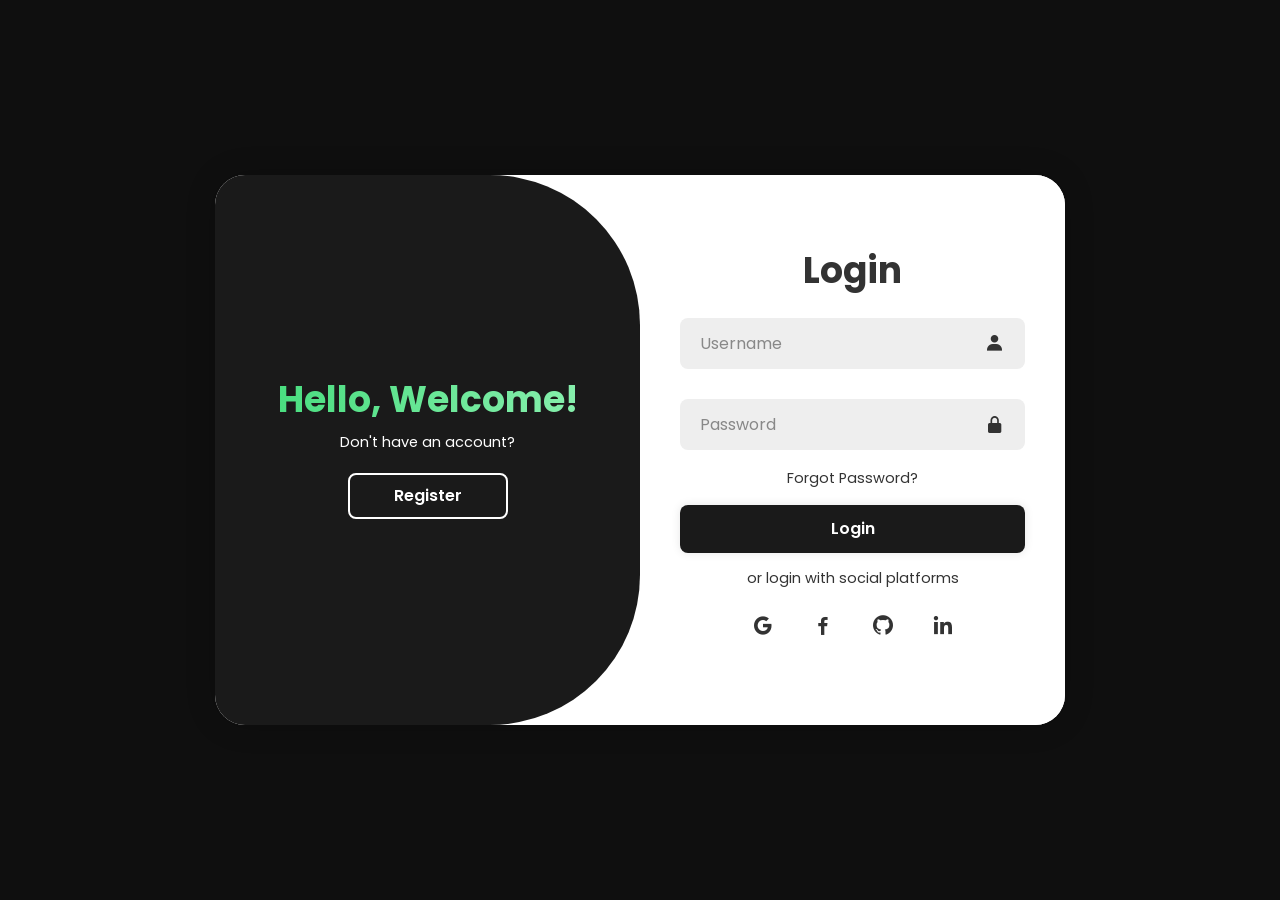
<file: Landing Page/Login Page/index.html>
<!DOCTYPE html>
<html lang="en">
<head>
    <meta charset="UTF-8">
    <meta name="viewport" content="width=device-width, initial-scale=1.0">
    <title>Login/Signup Form</title>
    <link rel="stylesheet" href="style.css">
    <link href='https://unpkg.com/boxicons@2.1.4/css/boxicons.min.css' rel='stylesheet'>
</head>
  <body>

    <!-- credits to the writter @leonam-silva-de-souza -->
      <div class="container">
          <div class="form-box login">
              <form action="#">
                  <h1>Login</h1>
                  <div class="input-box">
                      <input type="text" placeholder="Username" required>
                      <i class='bx bxs-user'></i>
                  </div>
                  <div class="input-box">
                      <input type="password" placeholder="Password" required>
                      <i class='bx bxs-lock-alt' ></i>
                  </div>
                  <div class="forgot-link">
                      <a href="#">Forgot Password?</a>
                  </div>
                  <button type="submit" class="btn">Login</button>
                  <p>or login with social platforms</p>
                  <div class="social-icons">
                      <a href="#"><i class='bx bxl-google' ></i></a>
                      <a href="#"><i class='bx bxl-facebook' ></i></a>
                      <a href="#"><i class='bx bxl-github' ></i></a>
                      <a href="#"><i class='bx bxl-linkedin' ></i></a>
                  </div>
              </form>
          </div>

          <div class="form-box register">
              <form action="#">
                  <h1>Registration</h1>
                  <div class="input-box">
                      <input type="text" placeholder="Username" required>
                      <i class='bx bxs-user'></i>
                  </div>
                  <div class="input-box">
                      <input type="email" placeholder="Email" required>
                      <i class='bx bxs-envelope' ></i>
                  </div>
                  <div class="input-box">
                      <input type="password" placeholder="Password" required>
                      <i class='bx bxs-lock-alt' ></i>
                  </div>
                  <button type="submit" class="btn">Register</button>
                  <p>or register with social platforms</p>
                  <div class="social-icons">
                      <a href="#"><i class='bx bxl-google' ></i></a>
                      <a href="#"><i class='bx bxl-facebook' ></i></a>
                      <a href="#"><i class='bx bxl-github' ></i></a>
                      <a href="#"><i class='bx bxl-linkedin' ></i></a>
                  </div>
              </form>
          </div>

          <div class="toggle-box">
              <div class="toggle-panel toggle-left">
                  <h1>Hello, Welcome!</h1>
                  <p>Don't have an account?</p>
                  <button class="btn register-btn">Register</button>
              </div>

              <div class="toggle-panel toggle-right">
                  <h1>Welcome Back!</h1>
                  <p>Already have an account?</p>
                  <button class="btn login-btn">Login</button>
              </div>
          </div>
      </div>

      <script src="login.js"></script>
  </body>
</html>
</file>
<file: Landing Page/Login Page/style.css>
@import url("https://fonts.googleapis.com/css2?family=Bungee&family=Gravitas+One&family=Poppins:wght@400;500;600;700&display=swap");

:root {
  --primary-color: #4ade80;
  --primary-dark: #22c55e;
  --primary-light: #86efac;
  --bg-dark: #1a1a1a;
  --text-light: #f3f4f6;
  --text-gray: #9ca3af;
  --card-bg: #252525;
  --card-hover: #2e2e2e;
  --border-radius: 12px;
  --shadow-sm: 0 4px 6px rgba(0, 0, 0, 0.1);
  --shadow-md: 0 10px 15px rgba(0, 0, 0, 0.1);
  --shadow-lg: 0 20px 25px rgba(0, 0, 0, 0.15);
}

* {
  margin: 0;
  padding: 0;
  box-sizing: border-box;
  font-family: "Poppins", sans-serif;
  text-decoration: none;
  list-style: none;
}

body {
  display: flex;
  justify-content: center;
  align-items: center;
  min-height: 100vh;
  background: #0f0f0f;
}

.container {
  position: relative;
  width: 850px;
  height: 550px;
  background: #fff;
  margin: 20px;
  border-radius: 30px;
  box-shadow: 0 0 30px rgba(0, 0, 0, 0.2);
  overflow: hidden;
}

.container h1 {
  font-size: 36px;
  margin: -10px 0;
}

.container p {
  font-size: 14.5px;
  margin: 15px 0;
}

form {
  width: 100%;
}

.form-box {
  position: absolute;
  right: 0;
  width: 50%;
  height: 100%;
  background: #fff;
  display: flex;
  align-items: center;
  color: #333;
  text-align: center;
  padding: 40px;
  z-index: 1;
  transition:
    0.6s ease-in-out 1.2s,
    visibility 0s 1s;
}

.container.active .form-box {
  right: 50%;
}

.form-box.register {
  visibility: hidden;
}
.container.active .form-box.register {
  visibility: visible;
}

.input-box {
  position: relative;
  margin: 30px 0;
}

.input-box input {
  width: 100%;
  padding: 13px 50px 13px 20px;
  background: #eee;
  border-radius: 8px;
  border: none;
  outline: none;
  font-size: 16px;
  color: #333;
  font-weight: 500;
}

.input-box input::placeholder {
  color: #888;
  font-weight: 400;
}

.input-box i {
  position: absolute;
  right: 20px;
  top: 50%;
  transform: translateY(-50%);
  font-size: 20px;
  color: #333;
}

.forgot-link {
  margin: -15px 0 15px;
}
.forgot-link a {
  font-size: 14.5px;
  color: #333;
}

.btn {
  width: 100%;
  height: 48px;
  background: var(--bg-dark);
  border-radius: 8px;
  box-shadow: 0 0 10px rgba(0, 0, 0, 0.1);
  border: none;
  cursor: pointer;
  font-size: 16px;
  color: #fff;
  font-weight: 600;
  transition: background 0.3s ease;
}

.btn:hover {
  background: var(--primary-dark);
}

.social-icons {
  display: flex;
  justify-content: center;
}

.social-icons a {
  display: inline-flex;
  padding: 10px;
  border-radius: 8px;
  font-size: 24px;
  color: #333;
  margin: 0 8px;
  transition: all 0.3s ease;
}

.social-icons a:hover {
  background: #eee;
  transform: translateY(-2px);
}

.toggle-box {
  position: absolute;
  width: 100%;
  height: 100%;
}

.toggle-box::before {
  content: "";
  position: absolute;
  left: -250%;
  width: 300%;
  height: 100%;
  background: var(--bg-dark);
  border-radius: 150px;
  z-index: 2;
  transition: 1.8s ease-in-out;
}

.container.active .toggle-box::before {
  left: 50%;
}

.toggle-panel {
  position: absolute;
  width: 50%;
  height: 100%;
  color: #fff;
  display: flex;
  flex-direction: column;
  justify-content: center;
  align-items: center;
  z-index: 2;
  transition: 0.6s ease-in-out;
}

.toggle-panel h1 {
  background: linear-gradient(
    to right,
    var(--primary-color),
    var(--primary-light)
  );
  display: inline-block;
  background-clip: text;
  -webkit-background-clip: text;
  color: transparent;
  margin: -10px 0;
}

.toggle-panel p {
  color: #fff;
  margin: 15px 0;
}

.toggle-panel.toggle-left {
  left: 0;
  transition-delay: 1.2s;
}
.container.active .toggle-panel.toggle-left {
  left: -50%;
  transition-delay: 0.6s;
}

.toggle-panel.toggle-right {
  right: -50%;
  transition-delay: 0.6s;
}
.container.active .toggle-panel.toggle-right {
  right: 0;
  transition-delay: 1.2s;
}

.toggle-panel p {
  margin-bottom: 20px;
}

.toggle-panel .btn {
  width: 160px;
  height: 46px;
  background: transparent;
  border: 2px solid #fff;
  box-shadow: none;
  color: #fff;
}

.toggle-panel .btn:hover {
  background: rgba(255, 255, 255, 0.1);
}
</file>
